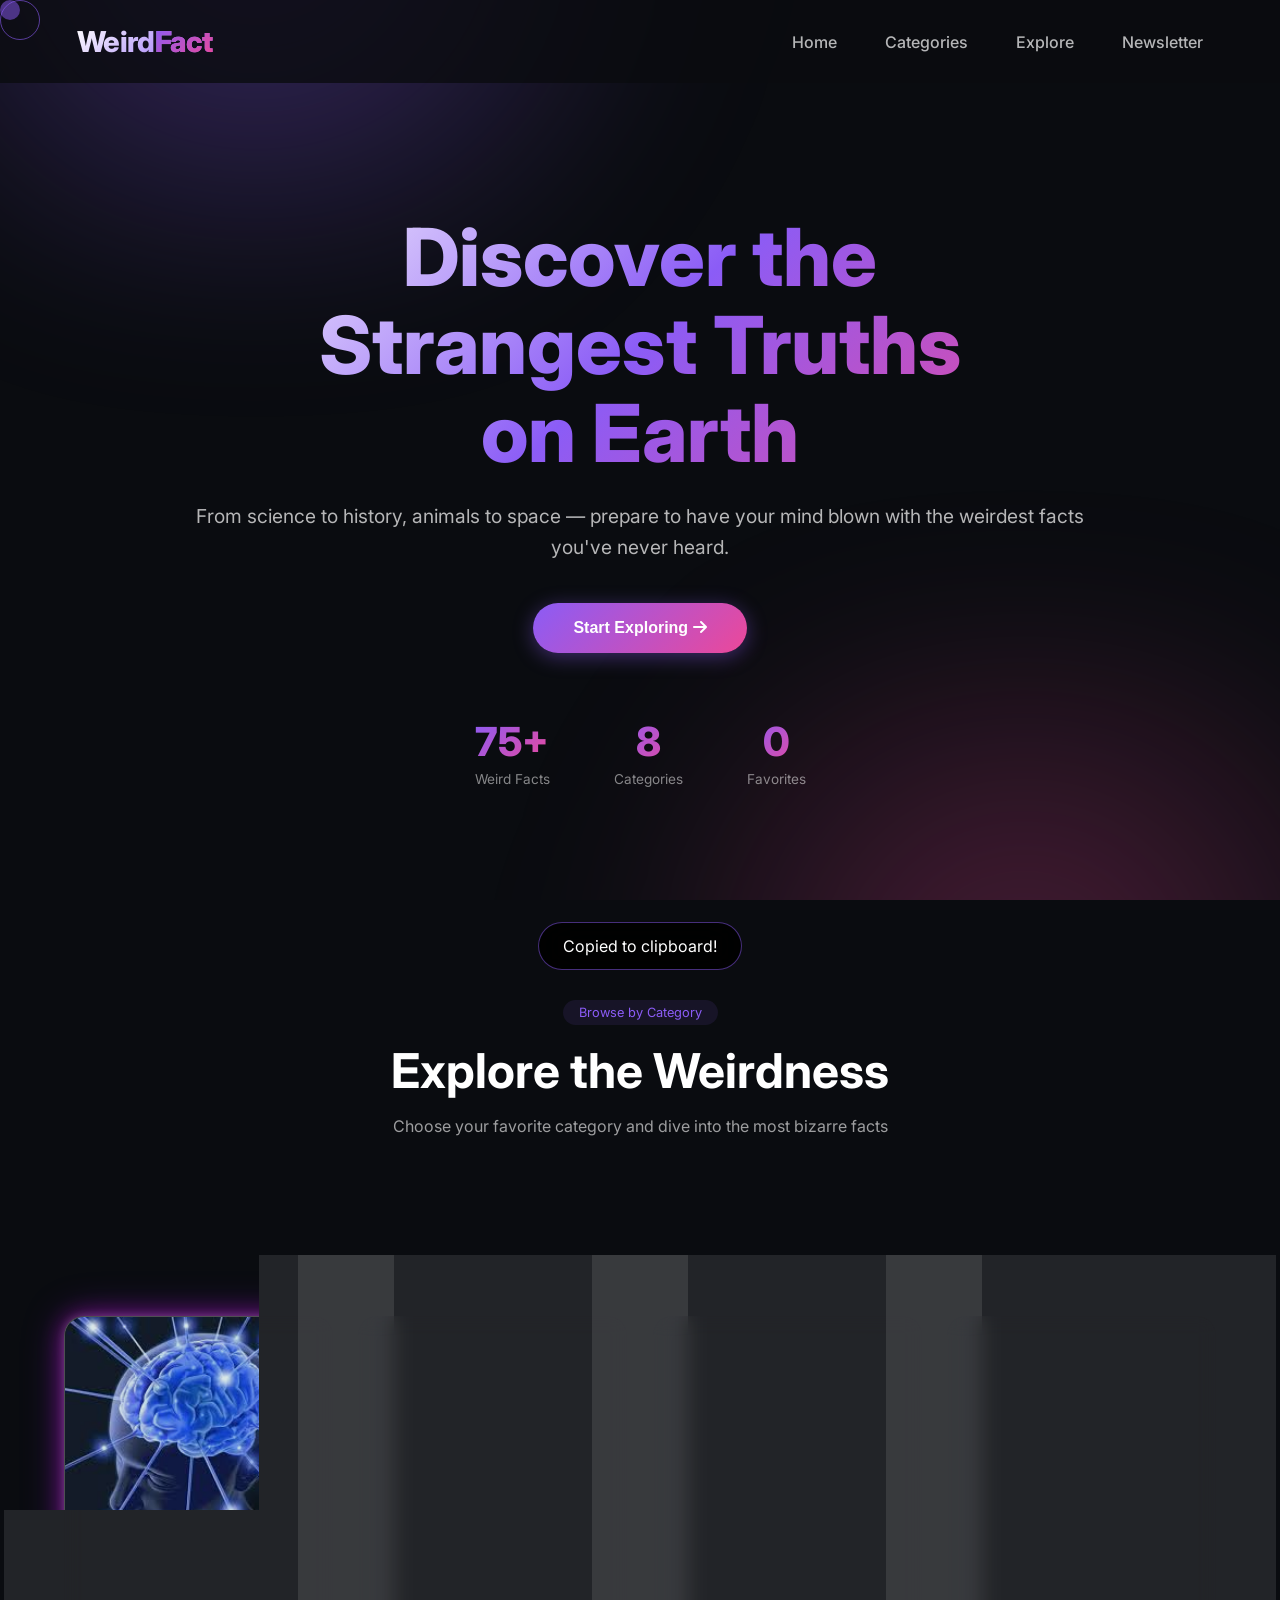
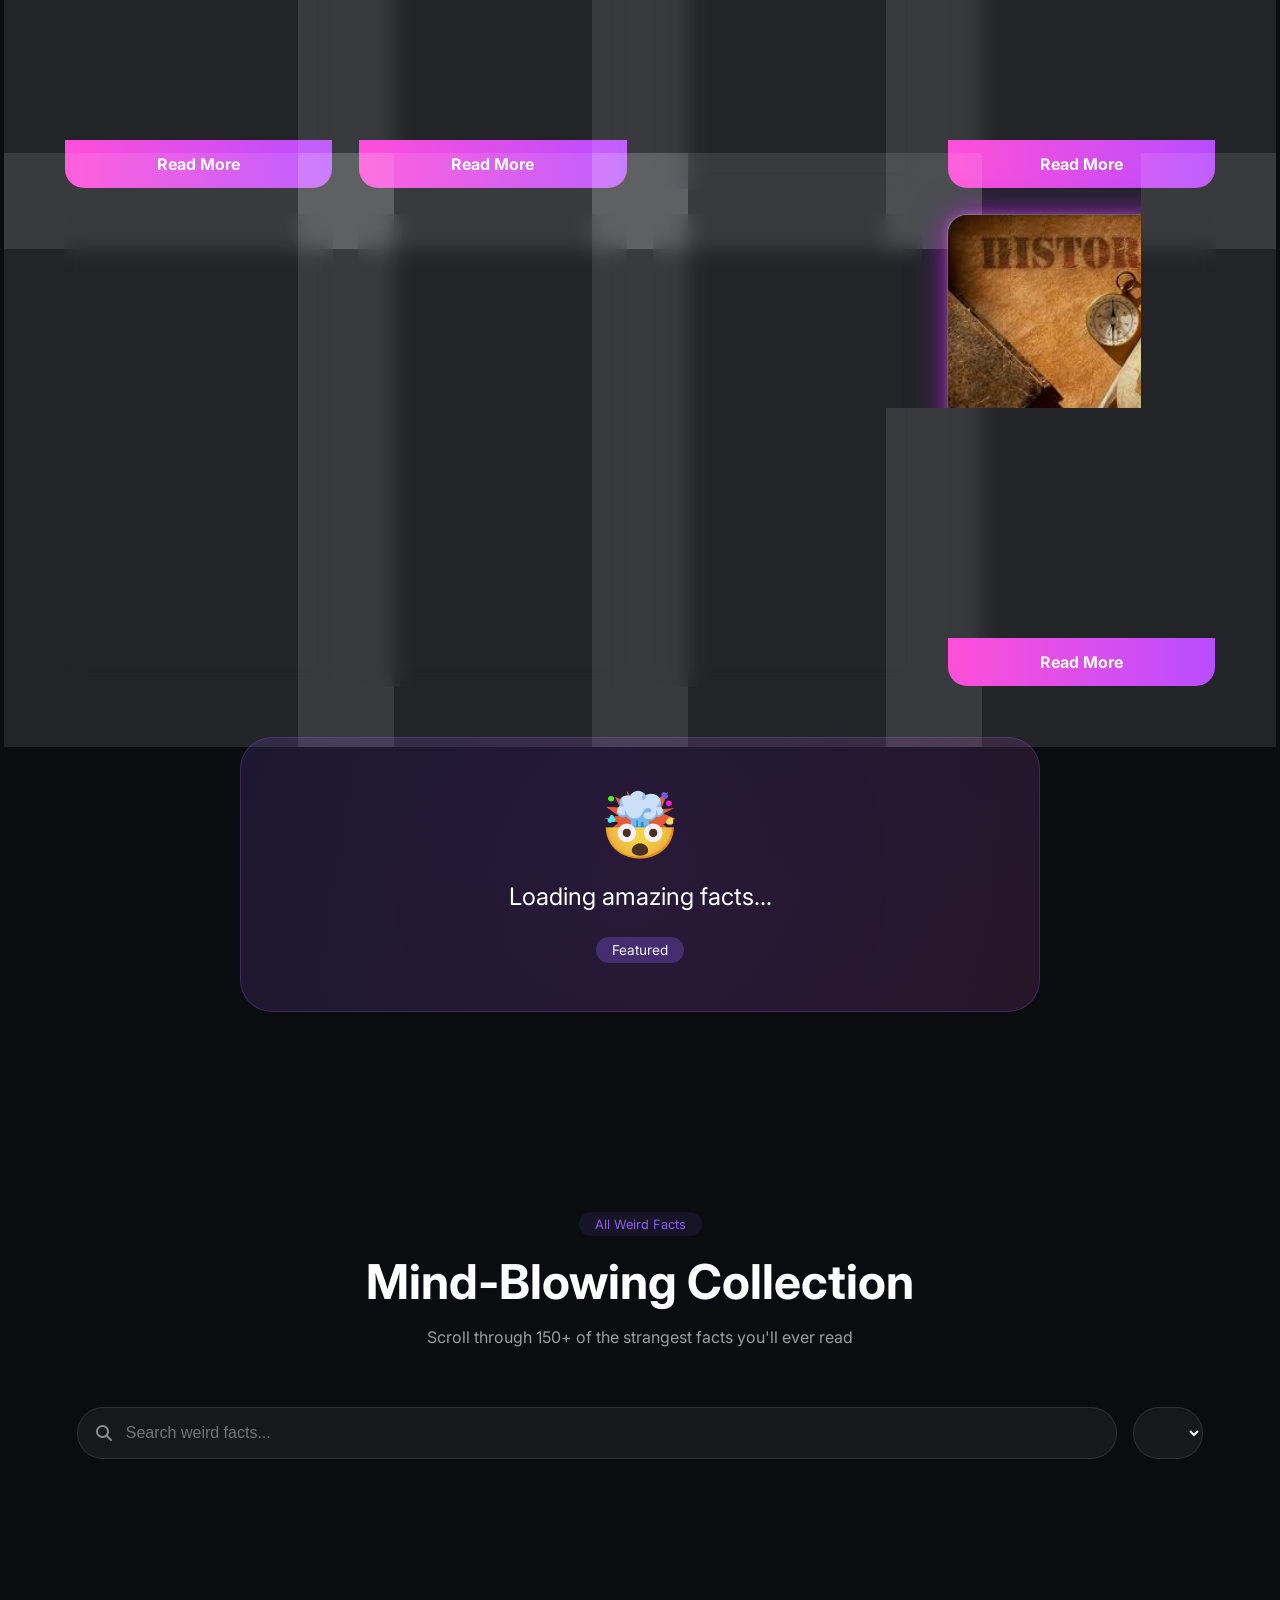
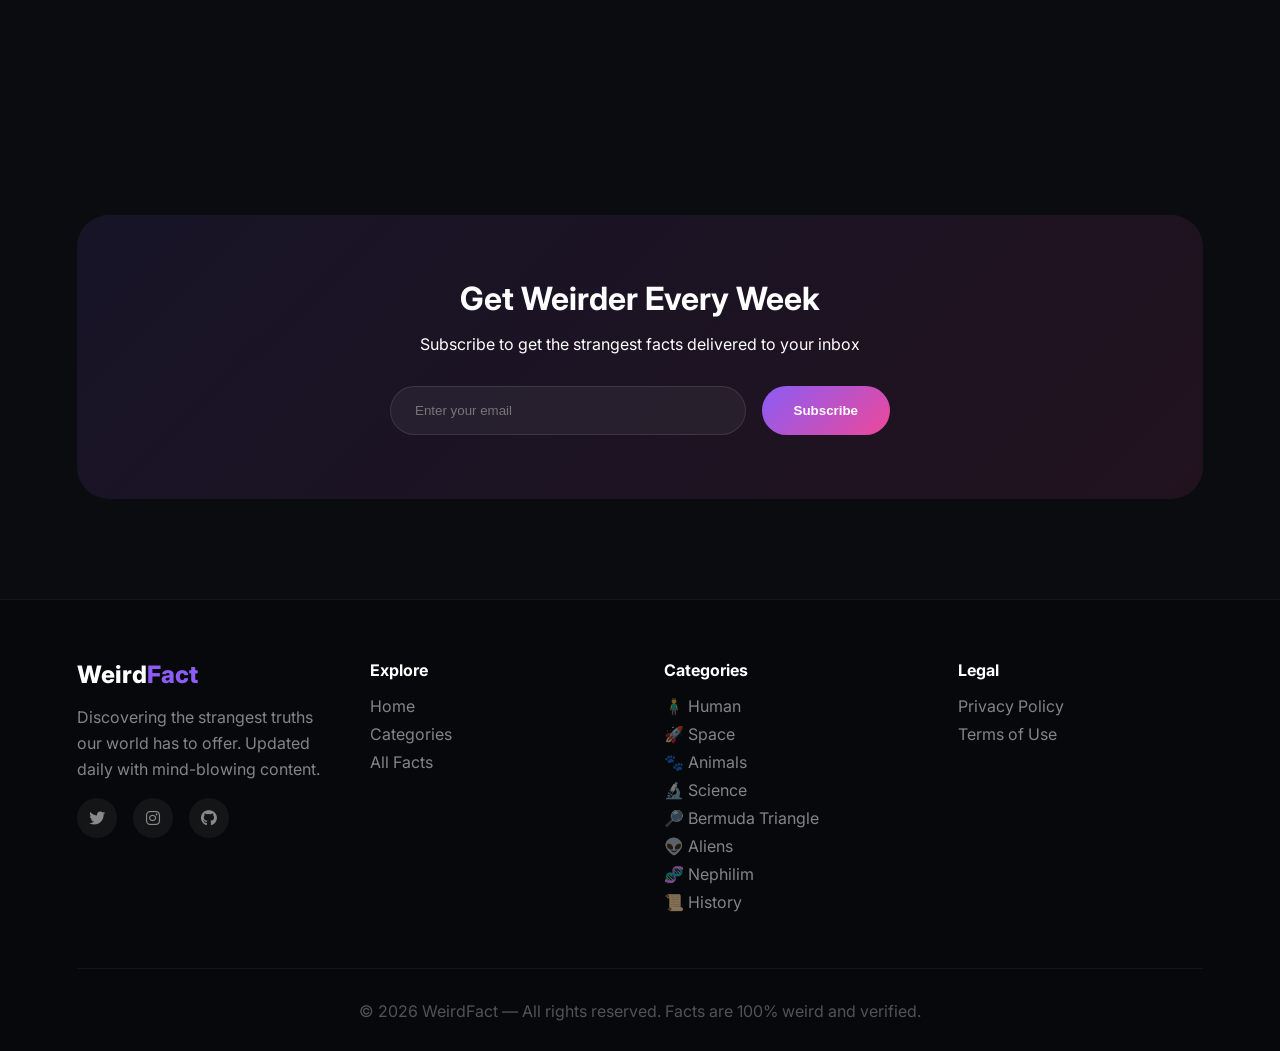
<file: index.html>
<!DOCTYPE html>
<html lang="en">
<head>
    <meta charset="UTF-8">
    <meta name="viewport" content="width=device-width, initial-scale=1.0">
    <title>WeirdFact | Discover the World's Strangest Truths</title>
    <link href="https://fonts.googleapis.com/css2?family=Inter:opsz,wght@14..32,300;14..32,400;14..32,500;14..32,600;14..32,700;14..32,800&display=swap" rel="stylesheet">
    <link rel="stylesheet" href="https://cdnjs.cloudflare.com/ajax/libs/font-awesome/6.4.0/css/all.min.css">
    <link rel="stylesheet" href="style.css">
</head>
<body>

    <div class="cursor"></div>
    <div class="cursor-follower"></div>

    <nav class="navbar" id="navbar">
        <div class="logo">Weird<span>Fact</span></div>
        <div class="nav-links">
            <a href="#home">Home</a>
            <a href="#categories">Categories</a>
            <a href="#facts">Explore</a>
            <a href="#newsletter">Newsletter</a>
        </div>
    </nav>

    <section class="hero" id="home">
        <div class="hero-bg">
            <div class="gradient-1"></div>
            <div class="gradient-2"></div>
        </div>
        <div class="hero-content">
            <br><br><br><br><br>
            <h1>Discover the<br>Strangest Truths<br>on Earth</h1>
            <p>From science to history, animals to space — prepare to have your mind blown with the weirdest facts you've never heard.</p>
            <div class="hero-buttons">
                <a href="#categories"><button class="btn-primary" id="exploreFactsBtn">Start Exploring <i class="fas fa-arrow-right"></i></button></a>
            </div>
            <div class="stats-bar">
                <div class="stat-item">
                    <div class="stat-number" id="statTotalFacts">75+</div>
                    <div class="stat-label">Weird Facts</div>
                </div>
                <div class="stat-item">
                    <div class="stat-number" id="statCategories">8</div>
                    <div class="stat-label">Categories</div>
                </div>
                <div class="stat-item">
                    <div class="stat-number" id="statFavoritesCount">0</div>
                    <div class="stat-label">Favorites</div>
                </div>
            </div>
        </div>
    </section>

    <section class="section" id="categories">
        <div class="section-header">
            <div class="section-tag">Browse by Category</div>
            <h2>Explore the Weirdness</h2>
            <p>Choose your favorite category and dive into the most bizarre facts</p>
        </div>
        <div class="categories-grid" id="categoriesGrid"></div>
    </section>
    <section class="container">

    <div class="card" id="cat1">
        <img src="human.jpg" alt="Human">
        <h2>Human</h2>
        <p>Discover the strange abilities, hidden traits, and surprising facts that make humans one of the most fascinating species on Earth.</p>
        <a href="category1.html">Read More</a>
    </div>

    <div class="card" id="cat2">
        <img src="space.jpg" alt="Space">
        <h2>Space</h2>
        <p>Journey beyond Earth and learn about mysterious planets, cosmic oddities, and the wonders of the universe.</p>
        <a href="category2.html">Read More</a>
    </div>

    <div class="card" id="cat3">
        <img src="animal.jpg" alt="Animals">
        <h2>Animals</h2>
        <p>Explore bizarre creatures, unusual behaviors, and incredible survival skills found throughout the animal kingdom.</p>
        <a href="category3.html">Read More</a>
    </div>

    <div class="card" id="cat4">
        <img src="science.jpg" alt="Science">
        <h2>Science</h2>
        <p>Uncover mind-bending scientific discoveries, strange phenomena, and facts that challenge how we understand reality.</p>
        <a href="category4.html">Read More</a>
    </div>

    <div class="card" id="cat5">
        <img src="bermuda.jpg" alt="Bermuda Triangle">
        <h2>Bermuda Triangle</h2>
        <p>Dive into the legends, disappearances, and unexplained mysteries surrounding one of the world's most famous regions.</p>
        <a href="category5.html">Read More</a>
    </div>

    <div class="card" id="cat6">
        <img src="alien.jpg" alt="Aliens">
        <h2>Aliens</h2>
        <p>Investigate extraterrestrial theories, UFO mysteries, and the unanswered questions about intelligent life beyond Earth.</p>
        <a href="category6.html">Read More</a>
    </div>

    <div class="card" id="cat7">
        <img src="nephilim.jpg" alt="Nephilim">
        <h2>Nephilim</h2>
        <p>Explore ancient tales of giant beings, biblical mysteries, and the enduring legends surrounding the Nephilim.</p>
        <a href="category7.html">Read More</a>
    </div>

    <div class="card" id="cat8">
        <img src="history.jpg" alt="History">
        <h2>History</h2>
        <p>Travel through time and uncover surprising events, forgotten stories, and strange moments that shaped our world.</p>
        <a href="category8.html">Read More</a>
    </div>
    </section>

    <section class="section" style="padding-top: 0;">
        <div class="featured-card" id="featuredFact">
            <div class="featured-quote">🤯</div>
            <div class="featured-text" id="featuredText">Loading amazing facts...</div>
            <div class="featured-category" id="featuredCategory">Featured</div>
        </div>
    </section>

    <section class="section" id="facts">
        <div class="section-header">
            <div class="section-tag">All Weird Facts</div>
            <h2>Mind-Blowing Collection</h2>
            <p>Scroll through 150+ of the strangest facts you'll ever read</p>
        </div>
        <div class="filter-bar">
            <div class="search-box">
                <i class="fas fa-search"></i>
                <input type="text" id="searchInput" placeholder="Search weird facts...">
            </div>
            <select id="categoryFilter" class="filter-select"></select>
        </div>
        <div class="facts-grid" id="factsGrid"></div>
        <div class="pagination" id="pagination"></div>
    </section>

    <section class="section" id="newsletter">
        <div class="newsletter">
            <h3>Get Weirder Every Week</h3>
            <p>Subscribe to get the strangest facts delivered to your inbox</p>
            <div class="newsletter-form">
                <input type="email" placeholder="Enter your email" id="newsletterEmail">
                <button id="newsletterSubscribe">Subscribe</button>
            </div>
        </div>
    </section>

    <footer class="footer">
        <div class="footer-grid">
            <div class="footer-col">
                <div class="footer-logo">Weird<span style="color:#8b5cf6;">Fact</span></div>
                <p>Discovering the strangest truths our world has to offer. Updated daily with mind-blowing content.</p>
                <div class="social-links">
                    <a href="#"><i class="fab fa-twitter"></i></a>
                    <a href="#"><i class="fab fa-instagram"></i></a>
                    <a href="#"><i class="fab fa-github"></i></a>
                </div>
            </div>
            <div class="footer-col">
                <h4>Explore</h4>
                <a href="#home">Home</a>
                <a href="#categories">Categories</a>
                <a href="#facts">All Facts</a>
            </div>
            <div class="footer-col">
                <h4>Categories</h4>
                <a href="#cat1">🧍‍♂️ Human</a>
                <a href="#cat2">🚀 Space</a>
                <a href="#cat3">🐾 Animals</a>
                <a href="#cat4">🔬 Science</a>
                <a href="#cat5">🔎 Bermuda Triangle</a>
                <a href="#cat6">👽 Aliens</a>
                <a href="#cat7">🧬 Nephilim</a>
                <a href="#cat8">📜 History</a>
            </div>
            <div class="footer-col">
                <h4>Legal</h4>
                <a href="privacy.html">Privacy Policy</a>
                <a href="terms.html">Terms of Use</a>
            </div>
        </div>
        <div class="copyright">
            <p>© 2026 WeirdFact — All rights reserved. Facts are 100% weird and verified.</p>
        </div>
    </footer>

    <div class="toast" id="toast">Copied to clipboard!</div>

    <div class="modal" id="randomModal">
        <div class="modal-content">
            <button class="modal-close" id="closeModalBtn">&times;</button>
            <h3><i class="fas fa-dice-d6"></i> Random Weird Fact</h3>
            <div class="modal-random-text" id="modalRandomText"></div>
            <button class="btn-primary" id="anotherRandomBtn">Another Fact</button>
        </div>
    </div>

    <script src="script.js"></script>
</body>
</html>
</file>
<file: style.css>
* {
    margin: 0;
    padding: 0;
    box-sizing: border-box;
}

body {
    font-family: 'Inter', sans-serif;
    background: #0a0c10;
    color: #fff;
    overflow-x: hidden;
}

/* Custom Cursor */
.cursor {
    width: 20px;
    height: 20px;
    background: rgba(139, 92, 246, 0.5);
    border-radius: 50%;
    position: fixed;
    pointer-events: none;
    z-index: 9999;
    transition: 0.1s;
    backdrop-filter: blur(4px);
}

.cursor-follower {
    width: 40px;
    height: 40px;
    border: 1px solid rgba(139, 92, 246, 0.6);
    border-radius: 50%;
    position: fixed;
    pointer-events: none;
    z-index: 9999;
    transition: 0.2s;
}

/* Smooth Scroll */
html {
    scroll-behavior: smooth;
}

/* Navbar */
.navbar {
    position: fixed;
    top: 0;
    width: 100%;
    padding: 1.5rem 6%;
    display: flex;
    justify-content: space-between;
    align-items: center;
    z-index: 1000;
    transition: all 0.4s cubic-bezier(0.165, 0.84, 0.44, 1);
    background: rgba(10, 12, 16, 0.8);
}

.navbar.scrolled {
    background: rgba(10, 12, 16, 0.95);
    backdrop-filter: blur(20px);
    padding: 1rem 6%;
    border-bottom: 1px solid rgba(255,255,255,0.05);
}

.logo {
    font-size: 1.8rem;
    font-weight: 800;
    letter-spacing: -0.02em;
    background: linear-gradient(135deg, #fff 0%, #8b5cf6 100%);
    -webkit-background-clip: text;
    background-clip: text;
    color: transparent;
}

.logo span {
    background: linear-gradient(135deg, #8b5cf6 0%, #ec4899 100%);
    -webkit-background-clip: text;
    background-clip: text;
    color: transparent;
}

.nav-links {
    display: flex;
    gap: 3rem;
}

.nav-links a {
    color: #fff;
    text-decoration: none;
    font-weight: 500;
    font-size: 1rem;
    transition: all 0.3s;
    opacity: 0.7;
}

.nav-links a:hover {
    opacity: 1;
    color: #8b5cf6;
}

.nav-buttons {
    display: flex;
    gap: 1rem;
}

/* Hero Section */
.hero {
    min-height: 100vh;
    position: relative;
    display: flex;
    align-items: center;
    justify-content: center;
    text-align: center;
    padding: 0 6%;
    overflow: hidden;
}

.hero-bg {
    position: absolute;
    top: 0;
    left: 0;
    width: 100%;
    height: 100%;
    z-index: -2;
}

.hero-bg .gradient-1 {
    position: absolute;
    top: -50%;
    left: -20%;
    width: 80%;
    height: 80%;
    background: radial-gradient(circle, rgba(139, 92, 246, 0.4) 0%, transparent 70%);
    filter: blur(80px);
    animation: float 20s ease-in-out infinite;
}

.hero-bg .gradient-2 {
    position: absolute;
    bottom: -50%;
    right: -20%;
    width: 80%;
    height: 80%;
    background: radial-gradient(circle, rgba(236, 72, 153, 0.3) 0%, transparent 70%);
    filter: blur(80px);
    animation: float 15s ease-in-out infinite reverse;
}

@keyframes float {
    0%, 100% { transform: translate(0, 0) rotate(0deg); }
    50% { transform: translate(5%, 5%) rotate(5deg); }
}

.hero-content {
    max-width: 900px;
    z-index: 2;
    animation: fadeInUp 1s ease;
}

@keyframes fadeInUp {
    from {
        opacity: 0;
        transform: translateY(50px);
    }
    to {
        opacity: 1;
        transform: translateY(0);
    }
}

.hero-badge {
    display: inline-block;
    background: rgba(139, 92, 246, 0.15);
    backdrop-filter: blur(10px);
    padding: 0.5rem 1.2rem;
    border-radius: 100px;
    font-size: 0.85rem;
    margin-bottom: 2rem;
    border: 1px solid rgba(139, 92, 246, 0.3);
}

.hero h1 {
    font-size: 5rem;
    font-weight: 800;
    line-height: 1.1;
    margin-bottom: 1.5rem;
    background: linear-gradient(135deg, #fff 0%, #8b5cf6 50%, #ec4899 100%);
    -webkit-background-clip: text;
    background-clip: text;
    color: transparent;
}

.hero p {
    font-size: 1.2rem;
    color: rgba(255,255,255,0.7);
    margin-bottom: 2.5rem;
    line-height: 1.6;
}

.hero-buttons {
    display: flex;
    gap: 1rem;
    justify-content: center;
    flex-wrap: wrap;
}

.btn-primary {
    background: linear-gradient(135deg, #8b5cf6, #ec4899);
    border: none;
    padding: 1rem 2.5rem;
    border-radius: 100px;
    color: white;
    font-weight: 600;
    font-size: 1rem;
    cursor: pointer;
    transition: all 0.3s;
    box-shadow: 0 4px 20px rgba(139, 92, 246, 0.4);
}

.btn-primary:hover {
    transform: translateY(-3px);
    box-shadow: 0 8px 30px rgba(139, 92, 246, 0.6);
}

/* Stats Bar */
.stats-bar {
    display: flex;
    justify-content: center;
    gap: 4rem;
    margin-top: 4rem;
    flex-wrap: wrap;
}

.stat-item {
    text-align: center;
}

.stat-number {
    font-size: 2.5rem;
    font-weight: 800;
    background: linear-gradient(135deg, #8b5cf6, #ec4899);
    -webkit-background-clip: text;
    background-clip: text;
    color: transparent;
}

.stat-label {
    font-size: 0.85rem;
    color: rgba(255,255,255,0.5);
    margin-top: 0.3rem;
}

/* Section Common */
.section {
    padding: 100px 6%;
}

.section-header {
    text-align: center;
    margin-bottom: 60px;
}

.section-tag {
    display: inline-block;
    background: rgba(139, 92, 246, 0.1);
    padding: 0.3rem 1rem;
    border-radius: 100px;
    font-size: 0.8rem;
    color: #8b5cf6;
    margin-bottom: 1rem;
}

.section-header h2 {
    font-size: 3rem;
    font-weight: 700;
    margin-bottom: 1rem;
}

.section-header p {
    color: rgba(255,255,255,0.6);
    max-width: 600px;
    margin: 0 auto;
}

/* Categories */

/* CATEGORY GRID */

.container{
    width:90%;
    max-width:1400px;
    margin:auto;
    display:grid;
    grid-template-columns:repeat(4, 1fr);
    gap:25px;
    padding:20px 0 50px;
}

.card {
    background: rgba(255,255,255,0.1);
    backdrop-filter: blur(10px);
    border: 1px solid rgba(255,255,255,0.2);
    border-radius: 20px;
    overflow: hidden; /* Crucial to keep zooming images contained inside the card rounded corners */

    box-shadow:
        0 0 10px rgba(255,255,255,0.2),
        0 0 25px rgba(255,0,255,0.4),
        0 0 40px rgba(138,43,226,0.4);

    transition: 0.4s cubic-bezier(0.165, 0.84, 0.44, 1);
    position: relative;          
    padding-bottom: 50px;        
}

/* Card Hover Changes */
.card:hover {
    transform: translateY(-10px) scale(1.02);
    border-color: rgba(255, 79, 216, 0.5); /* Glowing pink border on hover */
    box-shadow:
        0 0 20px rgba(255,255,255,0.4),
        0 0 40px #ff4fd8,
        0 0 70px #c44dff;
}

/* INTERACTIVE IMAGES */
.card img {
    width: 100%;
    height: 220px;
    object-fit: cover;
    transition: transform 0.5s ease, filter 0.5s ease;
    filter: brightness(0.9); /* Slightly darker initially to pop the neon */
}


.card:hover img {
    transform: scale(1.08);
    filter: brightness(1.1);
}

/* INTERACTIVE TITLES */
.card h2 {
    text-align: center;
    padding: 15px;
    color: white;
    font-size: 1.4rem;
    font-weight: 800;
    transition: color 0.3s ease, text-shadow 0.3s ease;
}


.card:hover h2 {
    color: #ff4fd8;
    text-shadow: 0 0 10px rgba(255, 79, 216, 0.6), 0 0 20px rgba(255, 79, 216, 0.3);
}

.card p {
    text-align: center;
    padding: 0 15px 20px;
    color: rgba(255, 255, 255, 0.85); /* Slightly muted for maximum reading comfort */
    line-height: 1.5;
}

/* CATEGORY BUTTONS */
.card a {
    display: block;
    text-align: center;
    text-decoration: none;
    color: white;
    font-weight: bold;
    padding: 14px;

    background: linear-gradient(
        90deg,
        #ff4fd8,
        #b84dff
    );

    transition: 0.3s ease;
    position: absolute;          
    bottom: 0;                   
    left: 0;                     
    width: 100%;                 
}

.card a:hover {
    background: linear-gradient(
        90deg,
        #ff7efb,
        #d16fff
    );
    box-shadow:
        0 0 15px #fff,
        0 0 25px #ff7efb;
}

/* RESPONSIVE */

@media(max-width:1200px){
    .container{
        grid-template-columns:repeat(2,1fr);
    }
}

@media(max-width:768px){
    .container{
        grid-template-columns:1fr;
    }
}

.categories-grid {
    display: grid;
    grid-template-columns: repeat(auto-fit, minmax(280px, 1fr));
    gap: 2rem;
}

.category-card {
    background: rgba(255,255,255,0.03);
    border: 1px solid rgba(255,255,255,0.05);
    border-radius: 24px;
    padding: 2rem;
    text-align: center;
    cursor: pointer;
    transition: all 0.4s cubic-bezier(0.175, 0.885, 0.32, 1.275);
    backdrop-filter: blur(10px);
}

.category-card:hover {
    transform: translateY(-10px);
    background: rgba(139, 92, 246, 0.1);
    border-color: rgba(139, 92, 246, 0.3);
}

.category-card.active {
    background: linear-gradient(135deg, rgba(139, 92, 246, 0.2), rgba(236, 72, 153, 0.2));
    border-color: #8b5cf6;
}

.category-icon {
    font-size: 3.5rem;
    margin-bottom: 1rem;
}

.category-card h3 {
    font-size: 1.3rem;
    margin-bottom: 0.5rem;
}

.category-card p {
    color: rgba(255,255,255,0.5);
    font-size: 0.9rem;
}

/* Featured Fact */
.featured-card {
    background: linear-gradient(135deg, rgba(139, 92, 246, 0.1), rgba(236, 72, 153, 0.1));
    border: 1px solid rgba(139, 92, 246, 0.3);
    border-radius: 32px;
    padding: 3rem;
    text-align: center;
    max-width: 800px;
    margin: 0 auto;
    position: relative;
    overflow: hidden;
}

.featured-card::before {
    content: '';
    position: absolute;
    top: -50%;
    left: -50%;
    width: 200%;
    height: 200%;
    background: radial-gradient(circle, rgba(139, 92, 246, 0.1), transparent);
    animation: rotate 20s linear infinite;
}

@keyframes rotate {
    from { transform: rotate(0deg); }
    to { transform: rotate(360deg); }
}

.featured-quote {
    font-size: 4rem;
    margin-bottom: 1rem;
}

.featured-text {
    font-size: 1.5rem;
    line-height: 1.4;
    margin-bottom: 1.5rem;
    position: relative;
    z-index: 1;
}

.featured-category {
    display: inline-block;
    background: rgba(139, 92, 246, 0.3);
    padding: 0.3rem 1rem;
    border-radius: 100px;
    font-size: 0.85rem;
}

/* Filter Bar */
.filter-bar {
    display: flex;
    gap: 1rem;
    margin-bottom: 3rem;
    flex-wrap: wrap;
    justify-content: center;
}

.search-box {
    flex: 1;
    min-width: 250px;
    position: relative;
}

.search-box input {
    width: 100%;
    padding: 1rem 1rem 1rem 3rem;
    background: rgba(255,255,255,0.05);
    border: 1px solid rgba(255,255,255,0.1);
    border-radius: 100px;
    color: white;
    font-size: 1rem;
    transition: all 0.3s;
}

.search-box input:focus {
    outline: none;
    border-color: #8b5cf6;
    background: rgba(139, 92, 246, 0.1);
}

.search-box i {
    position: absolute;
    left: 1.2rem;
    top: 50%;
    transform: translateY(-50%);
    color: rgba(255,255,255,0.5);
}

.filter-select {
    padding: 0 1.5rem;
    background: rgba(255,255,255,0.05);
    border: 1px solid rgba(255,255,255,0.1);
    border-radius: 100px;
    color: white;
    cursor: pointer;
}

/* Facts Grid */
.facts-grid {
    display: grid;
    grid-template-columns: repeat(auto-fill, minmax(380px, 1fr));
    gap: 2rem;
    margin-bottom: 3rem;
}

.fact-card {
    background: rgba(255,255,255,0.03);
    border: 1px solid rgba(255,255,255,0.05);
    border-radius: 24px;
    overflow: hidden;
    transition: all 0.4s;
    cursor: pointer;
}

.fact-card:hover {
    transform: translateY(-8px);
    border-color: rgba(139, 92, 246, 0.3);
    box-shadow: 0 20px 40px rgba(0,0,0,0.3);
}

.fact-image {
    width: 100%;
    height: 240px;
    object-fit: cover;
    transition: transform 0.6s;
}

.fact-card:hover .fact-image {
    transform: scale(1.05);
}

.fact-content {
    padding: 1.5rem;
}

.fact-category {
    display: inline-block;
    background: linear-gradient(135deg, #8b5cf6, #ec4899);
    padding: 0.2rem 0.8rem;
    border-radius: 100px;
    font-size: 0.7rem;
    font-weight: 600;
    margin-bottom: 1rem;
}

.fact-text {
    font-size: 1rem;
    line-height: 1.5;
    margin-bottom: 1.2rem;
    color: rgba(255,255,255,0.9);
}

.fact-footer {
    display: flex;
    justify-content: space-between;
    align-items: center;
    padding-top: 1rem;
    border-top: 1px solid rgba(255,255,255,0.05);
}

.fact-actions {
    display: flex;
    gap: 0.8rem;
}

.fact-btn {
    background: none;
    border: none;
    color: rgba(255,255,255,0.5);
    cursor: pointer;
    font-size: 1rem;
    transition: all 0.3s;
    padding: 0.3rem;
}

.fact-btn:hover {
    color: #8b5cf6;
    transform: scale(1.1);
}

.fact-btn.favorite-active {
    color: #ec4899;
}

/* Pagination */
.pagination {
    display: flex;
    justify-content: center;
    gap: 0.5rem;
    flex-wrap: wrap;
}

.page-btn {
    background: rgba(255,255,255,0.05);
    border: 1px solid rgba(255,255,255,0.1);
    color: white;
    padding: 0.6rem 1rem;
    border-radius: 10px;
    cursor: pointer;
    transition: all 0.3s;
    min-width: 40px;
}

.page-btn:hover, .page-btn.active {
    background: linear-gradient(135deg, #8b5cf6, #ec4899);
    border-color: transparent;
}

/* Newsletter */
.newsletter {
    background: linear-gradient(135deg, rgba(139, 92, 246, 0.1), rgba(236, 72, 153, 0.1));
    border-radius: 32px;
    padding: 4rem;
    text-align: center;
    margin-top: 60px;
}

.newsletter h3 {
    font-size: 2rem;
    margin-bottom: 1rem;
}

.newsletter-form {
    display: flex;
    gap: 1rem;
    max-width: 500px;
    margin: 2rem auto 0;
    flex-wrap: wrap;
}

.newsletter-form input {
    flex: 1;
    padding: 1rem 1.5rem;
    background: rgba(255,255,255,0.05);
    border: 1px solid rgba(255,255,255,0.1);
    border-radius: 100px;
    color: white;
}

.newsletter-form button {
    background: linear-gradient(135deg, #8b5cf6, #ec4899);
    border: none;
    padding: 0 2rem;
    border-radius: 100px;
    color: white;
    font-weight: 600;
    cursor: pointer;
}

/* Footer */
.footer {
    background: rgba(0,0,0,0.3);
    padding: 60px 6% 30px;
    border-top: 1px solid rgba(255,255,255,0.05);
}

.footer-grid {
    display: grid;
    grid-template-columns: repeat(auto-fit, minmax(200px, 1fr));
    gap: 3rem;
    margin-bottom: 3rem;
}

.footer-logo {
    font-size: 1.5rem;
    font-weight: 800;
    margin-bottom: 1rem;
}

.footer-col p {
    color: rgba(255,255,255,0.5);
    line-height: 1.6;
}

.footer-col h4 {
    margin-bottom: 1rem;
}

.footer-col a {
    display: block;
    color: rgba(255,255,255,0.5);
    text-decoration: none;
    margin-bottom: 0.5rem;
    transition: all 0.3s;
}

.footer-col a:hover {
    color: #8b5cf6;
}

.social-links {
    display: flex;
    gap: 1rem;
    margin-top: 1rem;
}

.social-links a {
    width: 40px;
    height: 40px;
    background: rgba(255,255,255,0.05);
    border-radius: 50%;
    display: flex;
    align-items: center;
    justify-content: center;
    transition: all 0.3s;
}

.social-links a:hover {
    background: #8b5cf6;
    transform: translateY(-3px);
}

.copyright {
    text-align: center;
    color: rgba(255,255,255,0.3);
    padding-top: 2rem;
    border-top: 1px solid rgba(255,255,255,0.05);
}

/* Toast */
.toast {
    position: fixed;
    bottom: 30px;
    left: 50%;
    transform: translateX(-50%) translateY(100px);
    background: rgba(0,0,0,0.9);
    backdrop-filter: blur(20px);
    padding: 0.8rem 1.5rem;
    border-radius: 100px;
    border: 1px solid rgba(139, 92, 246, 0.5);
    z-index: 10000;
    transition: transform 0.3s;
}

.toast.show {
    transform: translateX(-50%) translateY(0);
}

/* Modal */
.modal {
    display: none;
    position: fixed;
    top: 0;
    left: 0;
    width: 100%;
    height: 100%;
    background: rgba(0,0,0,0.9);
    backdrop-filter: blur(20px);
    z-index: 10001;
    justify-content: center;
    align-items: center;
}

.modal.show {
    display: flex;
}

.modal-content {
    background: rgba(20, 22, 28, 0.95);
    border: 1px solid rgba(139, 92, 246, 0.3);
    border-radius: 32px;
    padding: 2.5rem;
    max-width: 500px;
    width: 90%;
    text-align: center;
}

.modal-content h3 {
    font-size: 1.8rem;
    margin-bottom: 1rem;
}

.modal-random-text {
    font-size: 1.2rem;
    line-height: 1.5;
    margin: 2rem 0;
    padding: 1rem;
    background: rgba(139, 92, 246, 0.1);
    border-radius: 20px;
}

.modal-close {
    background: none;
    border: none;
    color: white;
    font-size: 2rem;
    cursor: pointer;
    float: right;
}

/* Responsive */
@media (max-width: 768px) {
    .nav-links {
        display: none;
    }
    .hero h1 {
        font-size: 2.5rem;
    }
    .section-header h2 {
        font-size: 2rem;
    }
    .facts-grid {
        grid-template-columns: 1fr;
    }
    .featured-text {
        font-size: 1.2rem;
    }
    .stats-bar {
        gap: 2rem;
    }
}
</file>
